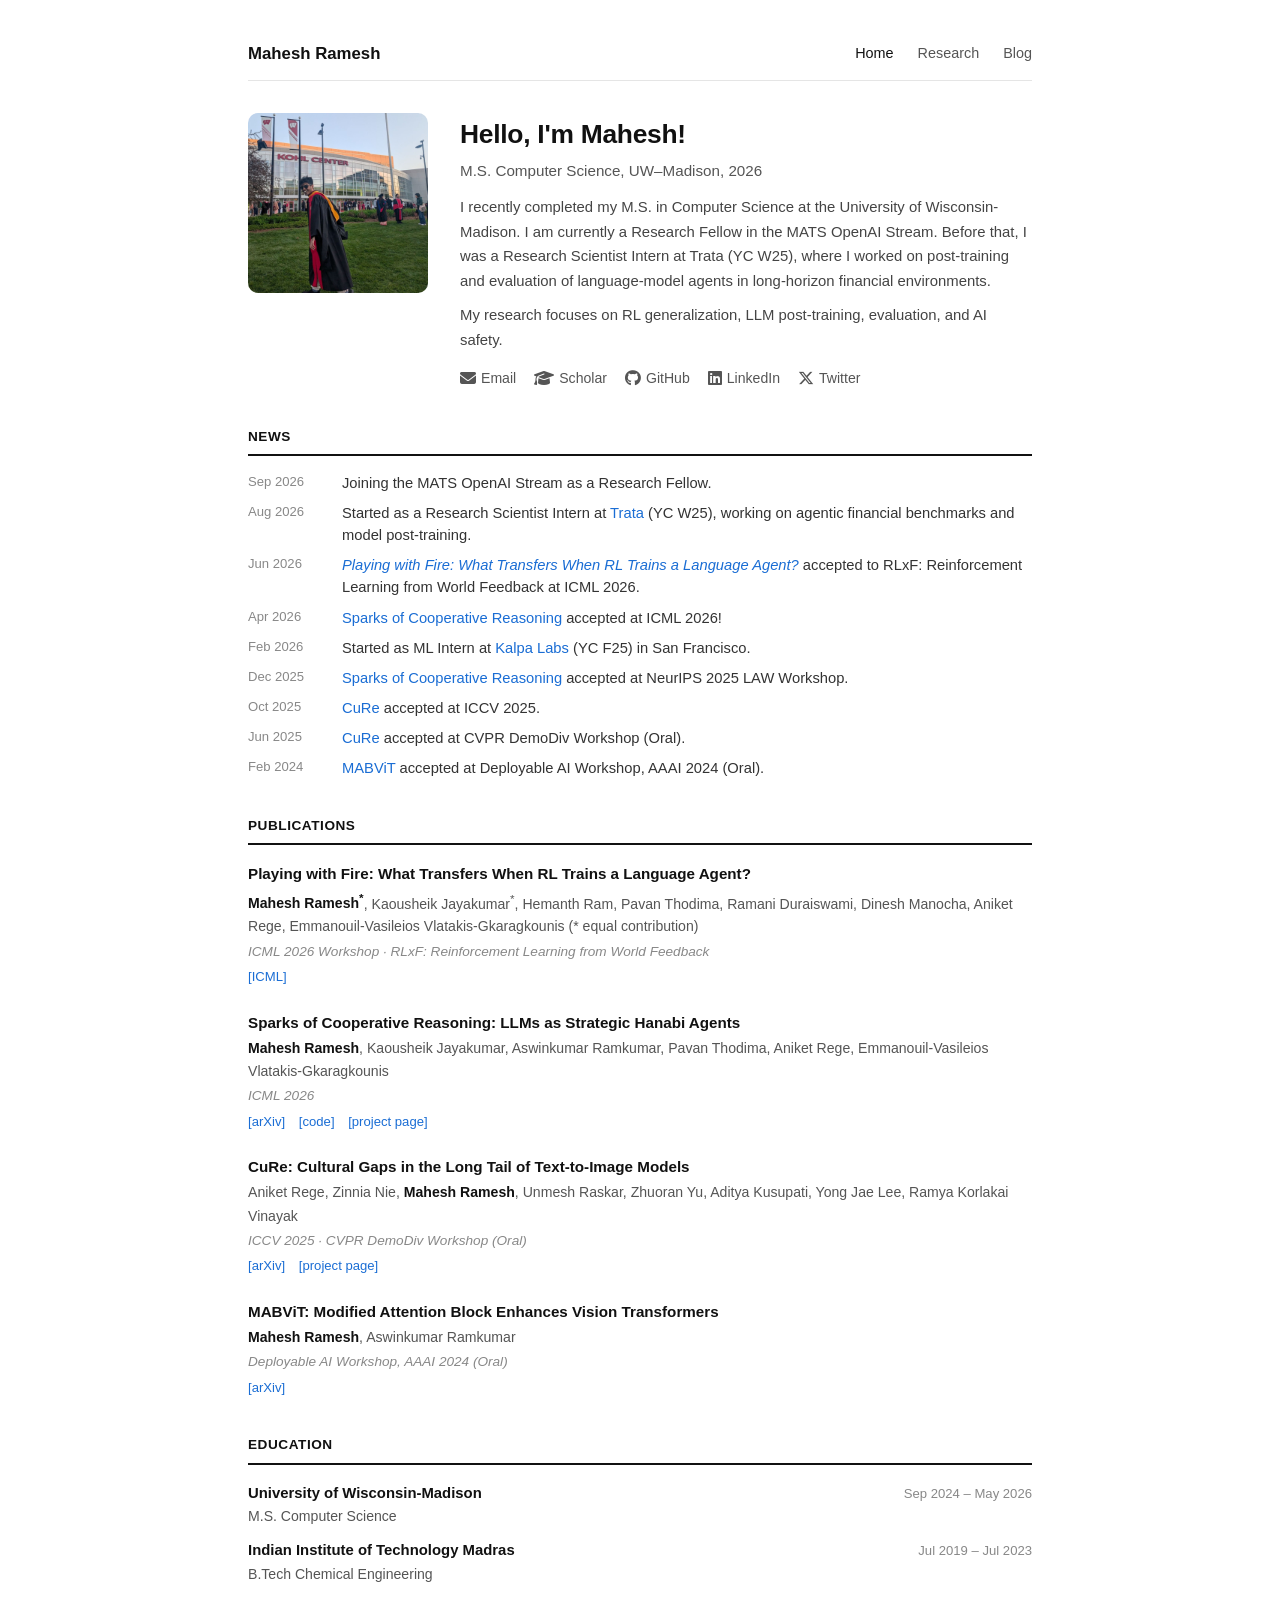
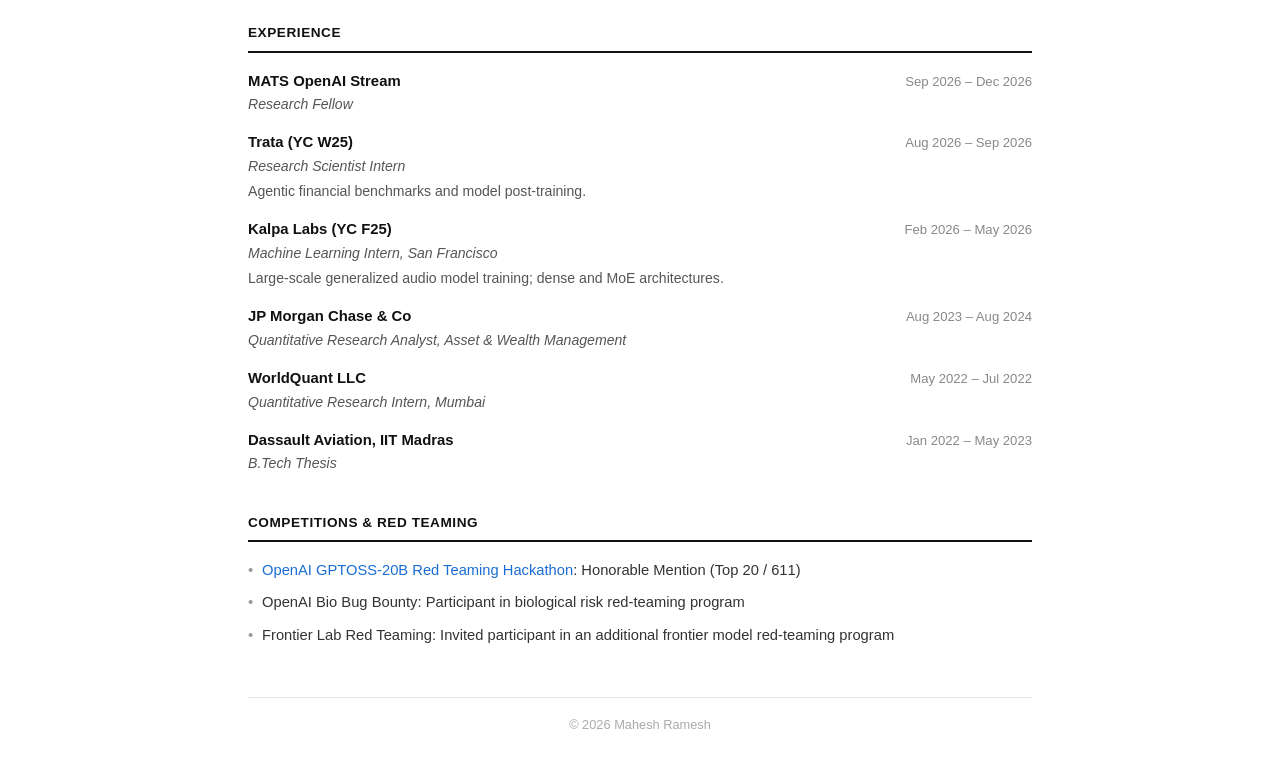
<file: index.html>
<!DOCTYPE html>
<html lang="en">
<head>
    <meta charset="UTF-8">
    <meta name="viewport" content="width=device-width, initial-scale=1.0">
    <title>Mahesh Ramesh</title>
    <meta name="description" content="Mahesh Ramesh studies generalization in reinforcement learning, language-model post-training, rigorous evaluation, and AI safety.">
    <meta property="og:title" content="Mahesh Ramesh">
    <meta property="og:description" content="Research on reinforcement-learning generalization, language-model post-training, rigorous evaluation, and AI safety.">
    <meta property="og:type" content="website">
    <meta property="og:url" content="https://maheshram1.github.io/">
    <link rel="stylesheet" href="style.css">
    <link rel="stylesheet" href="https://cdnjs.cloudflare.com/ajax/libs/font-awesome/6.5.1/css/all.min.css" integrity="sha512-DTOQO9RWCH3ppGqcWaEA1BIZOC6xxalwEsw9c2QQeAIftl+Vegovlnee1c9QX4TctnWMn13TZye+giMm8e2LwA==" crossorigin="anonymous" referrerpolicy="no-referrer" />
</head>
<body>

    <div class="container">

        <nav>
            <a href="index.html" class="site-name">Mahesh Ramesh</a>
            <ul>
                <li><a href="index.html" class="active">Home</a></li>
                <li><a href="research.html">Research</a></li>
                <li><a href="Blog.html">Blog</a></li>
            </ul>
        </nav>

        <main>

            <!-- Profile -->
            <div class="profile">
                <div class="profile-photo">
                    <img src="photo.jpg" alt="Mahesh Ramesh">
                </div>
                <div class="profile-info">
                    <h1>Hello, I'm Mahesh!</h1>
                    <div class="affiliation">M.S. Computer Science, UW&ndash;Madison, 2026</div>
                    <p>
                        I recently completed my M.S. in Computer Science at the University of Wisconsin-Madison. I am currently a Research Fellow in the MATS OpenAI Stream. Before that, I was a Research Scientist Intern at Trata (YC W25), where I worked on post-training and evaluation of language-model agents in long-horizon financial environments.
                    </p>
                    <p>
                        My research focuses on RL generalization, LLM post-training, evaluation, and AI safety.
                    </p>
                    <ul class="profile-links">
                        <li><a href="mailto:mram18900@gmail.com"><i class="fas fa-envelope"></i> Email</a></li>
                        <li><a href="https://scholar.google.com/citations?user=SG36cioAAAAJ&amp;hl=en" target="_blank"><i class="fas fa-graduation-cap"></i> Scholar</a></li>
                        <li><a href="https://github.com/Maheshram1" target="_blank"><i class="fab fa-github"></i> GitHub</a></li>
                        <li><a href="https://www.linkedin.com/in/mahesh-r-21a4981a4/" target="_blank"><i class="fab fa-linkedin"></i> LinkedIn</a></li>
                        <li><a href="https://x.com/MaheshRam23629" target="_blank"><i class="fab fa-x-twitter"></i> Twitter</a></li>
                    </ul>
                </div>
            </div>

            <!-- News -->
            <section id="news">
                <h2>News</h2>
                <ul class="news-list">
                    <li>
                        <span class="news-date">Sep 2026</span>
                        <span>Joining the MATS OpenAI Stream as a Research Fellow.</span>
                    </li>
                    <li>
                        <span class="news-date">Aug 2026</span>
                        <span>Started as a Research Scientist Intern at <a href="https://www.trata.com/" target="_blank">Trata</a> (YC W25), working on agentic financial benchmarks and model post-training.</span>
                    </li>
                    <li>
                        <span class="news-date">Jun 2026</span>
                        <span><a href="https://icml.cc/virtual/2026/78184" target="_blank"><em>Playing with Fire: What Transfers When RL Trains a Language Agent?</em></a> accepted to RLxF: Reinforcement Learning from World Feedback at ICML 2026.</span>
                    </li>
                    <li>
                        <span class="news-date">Apr 2026</span>
                        <span><a href="https://arxiv.org/abs/2601.18077" target="_blank">Sparks of Cooperative Reasoning</a> accepted at ICML 2026!</span>
                    </li>
                    <li>
                        <span class="news-date">Feb 2026</span>
                        <span>Started as ML Intern at <a href="https://www.kalpalabs.ai/" target="_blank">Kalpa Labs</a> (YC F25) in San Francisco.</span>
                    </li>
                    <li>
                        <span class="news-date">Dec 2025</span>
                        <span><a href="https://arxiv.org/abs/2601.18077" target="_blank">Sparks of Cooperative Reasoning</a> accepted at NeurIPS 2025 LAW Workshop.</span>
                    </li>
                    <li>
                        <span class="news-date">Oct 2025</span>
                        <span><a href="https://arxiv.org/abs/2506.08071" target="_blank">CuRe</a> accepted at ICCV 2025.</span>
                    </li>
                    <li>
                        <span class="news-date">Jun 2025</span>
                        <span><a href="https://arxiv.org/abs/2506.08071" target="_blank">CuRe</a> accepted at CVPR DemoDiv Workshop (Oral).</span>
                    </li>
                    <li>
                        <span class="news-date">Feb 2024</span>
                        <span><a href="https://arxiv.org/abs/2312.01324" target="_blank">MABViT</a> accepted at Deployable AI Workshop, AAAI 2024 (Oral).</span>
                    </li>
                </ul>
            </section>

            <!-- Selected Publications -->
            <section id="publications">
                <h2>Publications</h2>
                <ul class="pub-list">
                    <li>
                        <div class="pub-title">Playing with Fire: What Transfers When RL Trains a Language Agent?</div>
                        <div class="pub-authors"><strong>Mahesh Ramesh<sup>*</sup></strong>, Kaousheik Jayakumar<sup>*</sup>, Hemanth Ram, Pavan Thodima, Ramani Duraiswami, Dinesh Manocha, Aniket Rege, Emmanouil-Vasileios Vlatakis-Gkaragkounis (* equal contribution)</div>
                        <div class="pub-venue">ICML 2026 Workshop &middot; RLxF: Reinforcement Learning from World Feedback</div>
                        <div class="pub-links"><a href="https://icml.cc/virtual/2026/78184" target="_blank">[ICML]</a></div>
                    </li>
                    <li>
                        <div class="pub-title">Sparks of Cooperative Reasoning: LLMs as Strategic Hanabi Agents</div>
                        <div class="pub-authors"><strong>Mahesh Ramesh</strong>, Kaousheik Jayakumar, Aswinkumar Ramkumar, Pavan Thodima, Aniket Rege, Emmanouil-Vasileios Vlatakis-Gkaragkounis</div>
                        <div class="pub-venue">ICML 2026</div>
                        <div class="pub-links"><a href="https://arxiv.org/abs/2601.18077" target="_blank">[arXiv]</a> <a href="https://app.primeintellect.ai/dashboard/environments/mahesh-ramesh/hanabi" target="_blank">[code]</a> <a href="https://kaousheik-26.github.io/llms-hanabi-cooperative-reasoning/" target="_blank">[project page]</a></div>
                    </li>
                    <li>
                        <div class="pub-title">CuRe: Cultural Gaps in the Long Tail of Text-to-Image Models</div>
                        <div class="pub-authors">Aniket Rege, Zinnia Nie, <strong>Mahesh Ramesh</strong>, Unmesh Raskar, Zhuoran Yu, Aditya Kusupati, Yong Jae Lee, Ramya Korlakai Vinayak</div>
                        <div class="pub-venue">ICCV 2025 &middot; CVPR DemoDiv Workshop (Oral)</div>
                        <div class="pub-links"><a href="https://arxiv.org/abs/2506.08071" target="_blank">[arXiv]</a> <a href="https://aniketrege.github.io/cure/" target="_blank">[project page]</a></div>
                    </li>
                    <li>
                        <div class="pub-title">MABViT: Modified Attention Block Enhances Vision Transformers</div>
                        <div class="pub-authors"><strong>Mahesh Ramesh</strong>, Aswinkumar Ramkumar</div>
                        <div class="pub-venue">Deployable AI Workshop, AAAI 2024 (Oral)</div>
                        <div class="pub-links"><a href="https://arxiv.org/abs/2312.01324" target="_blank">[arXiv]</a></div>
                    </li>
                </ul>
            </section>

            <!-- Education -->
            <section id="education">
                <h2>Education</h2>
                <ul class="edu-list">
                    <li>
                        <div class="edu-header">
                            <span class="edu-school">University of Wisconsin-Madison</span>
                            <span class="edu-period">Sep 2024 &ndash; May 2026</span>
                        </div>
                        <div class="edu-degree">M.S. Computer Science</div>
                    </li>
                    <li>
                        <div class="edu-header">
                            <span class="edu-school">Indian Institute of Technology Madras</span>
                            <span class="edu-period">Jul 2019 &ndash; Jul 2023</span>
                        </div>
                        <div class="edu-degree">B.Tech Chemical Engineering</div>
                    </li>
                </ul>
            </section>

            <!-- Experience (compact) -->
            <section id="experience">
                <h2>Experience</h2>
                <ul class="exp-list">
                    <li>
                        <div class="exp-header">
                            <span class="exp-org">MATS OpenAI Stream</span>
                            <span class="exp-period">Sep 2026 &ndash; Dec 2026</span>
                        </div>
                        <div class="exp-role">Research Fellow</div>
                    </li>
                    <li>
                        <div class="exp-header">
                            <span class="exp-org">Trata (YC W25)</span>
                            <span class="exp-period">Aug 2026 &ndash; Sep 2026</span>
                        </div>
                        <div class="exp-role">Research Scientist Intern</div>
                        <div class="exp-details">Agentic financial benchmarks and model post-training.</div>
                    </li>
                    <li>
                        <div class="exp-header">
                            <span class="exp-org">Kalpa Labs (YC F25)</span>
                            <span class="exp-period">Feb 2026 &ndash; May 2026</span>
                        </div>
                        <div class="exp-role">Machine Learning Intern, San Francisco</div>
                        <div class="exp-details">Large-scale generalized audio model training; dense and MoE architectures.</div>
                    </li>
                    <li>
                        <div class="exp-header">
                            <span class="exp-org">JP Morgan Chase &amp; Co</span>
                            <span class="exp-period">Aug 2023 &ndash; Aug 2024</span>
                        </div>
                        <div class="exp-role">Quantitative Research Analyst, Asset &amp; Wealth Management</div>
                    </li>
                    <li>
                        <div class="exp-header">
                            <span class="exp-org">WorldQuant LLC</span>
                            <span class="exp-period">May 2022 &ndash; Jul 2022</span>
                        </div>
                        <div class="exp-role">Quantitative Research Intern, Mumbai</div>
                    </li>
                    <li>
                        <div class="exp-header">
                            <span class="exp-org">Dassault Aviation, IIT Madras</span>
                            <span class="exp-period">Jan 2022 &ndash; May 2023</span>
                        </div>
                        <div class="exp-role">B.Tech Thesis</div>
                    </li>
                </ul>
            </section>

            <!-- Competitions & Red Teaming -->
            <section id="other">
                <h2>Competitions &amp; Red Teaming</h2>
                <ul class="misc-list">
                    <li><a href="https://www.kaggle.com/competitions/openai-gpt-oss-20b-red-teaming/hackathon-winners" target="_blank">OpenAI GPTOSS-20B Red Teaming Hackathon</a>: Honorable Mention (Top 20 / 611)</li>
                    <li>OpenAI Bio Bug Bounty: Participant in biological risk red-teaming program</li>
                    <li>Frontier Lab Red Teaming: Invited participant in an additional frontier model red-teaming program</li>
                </ul>
            </section>

        </main>

        <footer>
            <p>&copy; 2026 Mahesh Ramesh</p>
        </footer>

    </div>

</body>
</html>
</file>
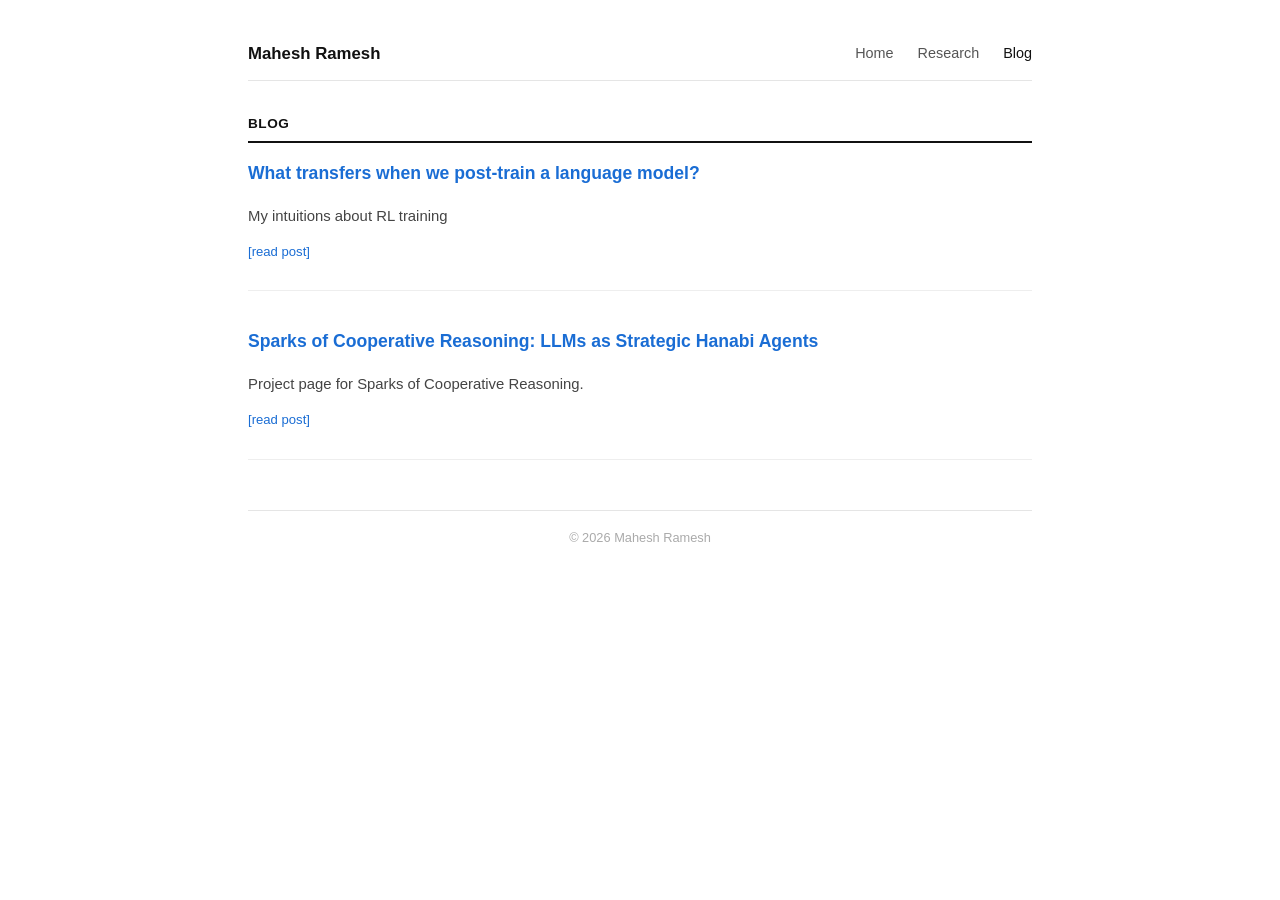
<file: Blog.html>
<!DOCTYPE html>
<html lang="en">
<head>
    <meta charset="UTF-8">
    <meta name="viewport" content="width=device-width, initial-scale=1.0">
    <title>Mahesh Ramesh - Blog</title>
    <meta name="description" content="Blog posts and project write-ups by Mahesh Ramesh.">
    <link rel="stylesheet" href="style.css">
    <link rel="stylesheet" href="https://cdnjs.cloudflare.com/ajax/libs/font-awesome/6.5.1/css/all.min.css" integrity="sha512-DTOQO9RWCH3ppGqcWaEA1BIZOC6xxalwEsw9c2QQeAIftl+Vegovlnee1c9QX4TctnWMn13TZye+giMm8e2LwA==" crossorigin="anonymous" referrerpolicy="no-referrer" />
</head>
<body>

    <div class="container">

        <nav>
            <a href="index.html" class="site-name">Mahesh Ramesh</a>
            <ul>
                <li><a href="index.html">Home</a></li>
                <li><a href="research.html">Research</a></li>
                <li><a href="Blog.html" class="active">Blog</a></li>
            </ul>
        </nav>

        <main>
            <section id="blog">
                <h2>Blog</h2>
                <article class="blog-post">
                    <h3><a href="what-transfers-after-rl.html">What transfers when we post-train a language model?</a></h3>
                    <p>
                        My intuitions about RL training
                    </p>
                    <div class="pub-links"><a href="what-transfers-after-rl.html">[read post]</a></div>
                </article>

                <article class="blog-post">
                    <h3><a href="https://kaousheik-26.github.io/llms-hanabi-cooperative-reasoning/" target="_blank">Sparks of Cooperative Reasoning: LLMs as Strategic Hanabi Agents</a></h3>
                    <p>
                        Project page for Sparks of Cooperative Reasoning.
                    </p>
                    <div class="pub-links"><a href="https://kaousheik-26.github.io/llms-hanabi-cooperative-reasoning/" target="_blank">[read post]</a></div>
                </article>
            </section>

            <!-- AI-generated posts (hidden for now; uncomment to publish)
            <section id="ai-generated" class="blog-category">
                <h2>AI - Generated</h2>
                <p class="blog-category-note">Exploratory notes drafted with AI assistance; ideas may be rough or unverified.</p>

                <article class="blog-post">
                    <h3>MHA: That Scalar Weight Thing and Why V Might Be Underrated</h3>

                    <div class="blog-toc">
                        <div class="toc-title">Contents</div>
                        <ol>
                            <li><a href="#mha-recap">Quick MHA Recap</a></li>
                            <li><a href="#scalar-weight">The Scalar Weight Problem</a></li>
                            <li><a href="#pickier-attention">What If Attention Was Pickier?</a></li>
                            <li><a href="#extreme-case">Extreme Case: num_heads = d_model</a></li>
                            <li><a href="#qkv-dimensions">Q, K, and V Don't Need the Same Dimension</a></li>
                            <li><a href="#value-stream">V Is Where the Action Is</a></li>
                        </ol>
                    </div>

                    <h4 id="mha-recap">Quick MHA Recap</h4>
                    <p>
                        Assuming you already have some idea about basic attention and MHA. Quick recap: you take your input sequence (with embedding dimension <code>d_model</code>), transform it using learned linear layers into Query (<code>Q</code>), Key (<code>K</code>), and Value (<code>V</code>) tensors. Mash Q and K together via a scaled dot product: <code>softmax(Q @ K^T / sqrt(d_k))</code> to get attention scores. Use those scores to create a weighted average of V, then run through an output linear layer.
                    </p>
                    <p>
                        The "Multi-Head" part: instead of one big calculation, you have <code>h</code> heads doing smaller calculations in parallel. After getting your main Q, K, V (all <code>d_model</code> deep), you reshape/split their embedding dimension into <code>h</code> chunks, each with dimension <code>d_k = d_model / h</code>. Each head runs attention separately on its chunk, then you concatenate and project back through <code>W_O</code>.
                    </p>

                    <h4 id="scalar-weight">The Scalar Weight Problem</h4>
                    <p>
                        Standard attention calculates <strong>one single scalar attention weight</strong> <code>a_ij</code> for each query-key pair. That single number then <strong>uniformly scales every element</strong> of the corresponding Value vector. The mechanism looks at Q_i and K_j, decides "V_j is 70% important overall," and multiplies the <em>whole thing</em> by 0.7. Every dimension gets the same blunt scaling factor.
                    </p>

                    <h4 id="pickier-attention">What If Attention Was Pickier?</h4>
                    <p>
                        Why not give a different weight to <strong>each dimension</strong> within the Value chunk, instead of applying a single scalar? It feels like that should give the model more freedom. Maybe the relationship between Q_i and K_j tells us that certain dimensions of V_j are highly relevant while others aren't needed for this specific query.
                    </p>

                    <h4 id="extreme-case">Extreme Case: <code>num_heads = d_model</code></h4>
                    <p>
                        What happens if you crank heads all the way up? Since <code>head_dim = d_model / num_heads</code>, setting <code>num_heads = d_model</code> gives <code>head_dim = 1</code>.
                    </p>
                    <ol>
                        <li>Each of the <code>d_model</code> heads operates on a single scalar from Q, K, and V.</li>
                        <li>Attention inside each head is just multiplying two scalars.</li>
                        <li>Each head outputs one scalar (a weighted sum of scalars).</li>
                        <li>Concatenating all heads reconstructs a <code>d_model</code> vector.</li>
                    </ol>
                    <p>
                        You get <code>d_model</code> parallel scalar-level attention calculations. It seems to give dimension-level control, but in an atomized way. Definitely not standard (where <code>d_k</code> is usually ~64), and the compute cost may not be worth it.
                    </p>

                    <h4 id="qkv-dimensions">Q, K, and V Don't Need the Same Dimension</h4>
                    <p>
                        Q and K <em>must</em> match in dimension (you can't compute <code>Q @ K^T</code> otherwise). But <strong>V can have a different dimension <code>d_v</code></strong>. The process:
                    </p>
                    <ol>
                        <li>Calculate scalar attention scores using Q (dim <code>d_k</code>) and K (dim <code>d_k</code>).</li>
                        <li>Weight V vectors (dim <code>d_v</code>) by those scores. Each head outputs dim <code>d_v</code>.</li>
                        <li>Concatenate all heads: dimension <code>h * d_v</code>.</li>
                        <li>Final projection <code>W_O</code> maps <code>h * d_v</code> back to <code>d_model</code>.</li>
                    </ol>
                    <p>
                        The comparison dimension (<code>d_k</code>) is separate from the information dimension (<code>d_v</code>). This flexibility is often glossed over.
                    </p>

                    <h4 id="value-stream">V Is Where the Action Is</h4>
                    <p>
                        While Q and K figure out <em>what</em> to focus on, <strong>V carries the actual content</strong> that gets aggregated and passed forward. Research has found performance improvements from manipulating the Value stream directly: adding value residuals from previous layers, applying activation functions to V before weighting, etc. The Value pathway seems like a high-leverage target for architectural improvements. But that's a whole other post.
                    </p>
                </article>
            </section>
            -->
        </main>

        <footer>
            <p>&copy; 2026 Mahesh Ramesh</p>
        </footer>

    </div>

</body>
</html>
</file>
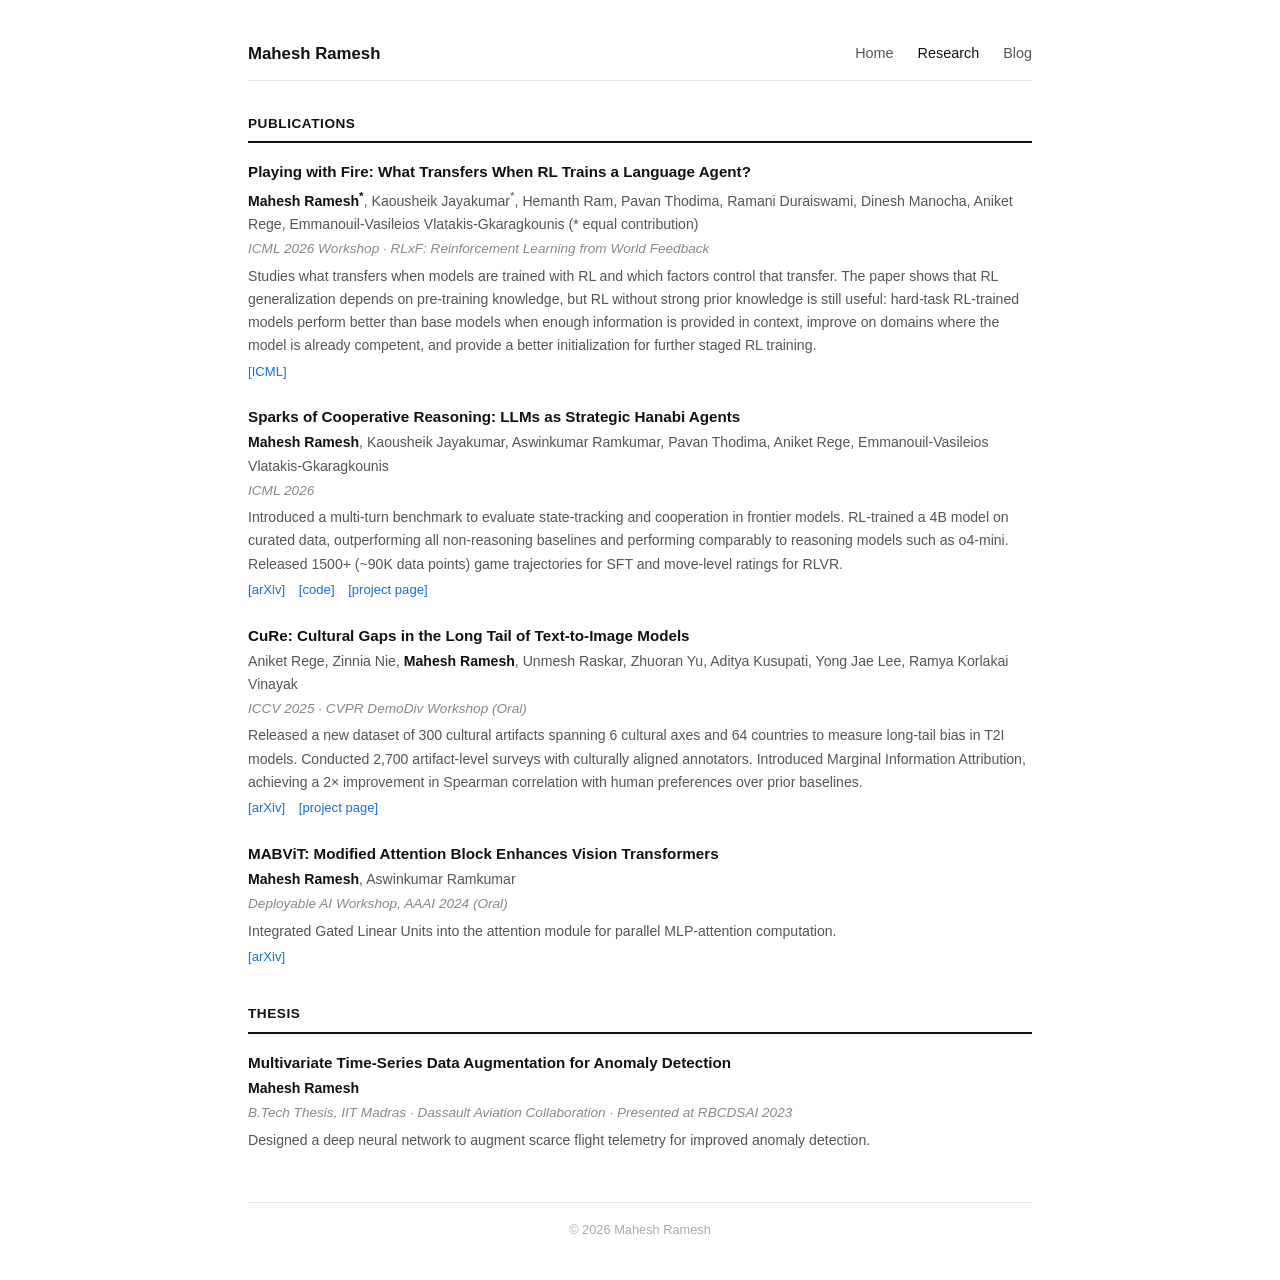
<file: research.html>
<!DOCTYPE html>
<html lang="en">
<head>
    <meta charset="UTF-8">
    <meta name="viewport" content="width=device-width, initial-scale=1.0">
    <title>Mahesh Ramesh - Research</title>
    <meta name="description" content="Research by Mahesh Ramesh on reinforcement-learning generalization, language-model post-training, rigorous evaluation, and AI safety.">
    <link rel="stylesheet" href="style.css">
    <link rel="stylesheet" href="https://cdnjs.cloudflare.com/ajax/libs/font-awesome/6.5.1/css/all.min.css" integrity="sha512-DTOQO9RWCH3ppGqcWaEA1BIZOC6xxalwEsw9c2QQeAIftl+Vegovlnee1c9QX4TctnWMn13TZye+giMm8e2LwA==" crossorigin="anonymous" referrerpolicy="no-referrer" />
</head>
<body>

    <div class="container">

        <nav>
            <a href="index.html" class="site-name">Mahesh Ramesh</a>
            <ul>
                <li><a href="index.html">Home</a></li>
                <li><a href="research.html" class="active">Research</a></li>
                <li><a href="Blog.html">Blog</a></li>
            </ul>
        </nav>

        <main>
            <section id="research">
                <h2>Publications</h2>

                <ul class="pub-list">
                    <li>
                        <div class="pub-title">Playing with Fire: What Transfers When RL Trains a Language Agent?</div>
                        <div class="pub-authors"><strong>Mahesh Ramesh<sup>*</sup></strong>, Kaousheik Jayakumar<sup>*</sup>, Hemanth Ram, Pavan Thodima, Ramani Duraiswami, Dinesh Manocha, Aniket Rege, Emmanouil-Vasileios Vlatakis-Gkaragkounis (* equal contribution)</div>
                        <div class="pub-venue">ICML 2026 Workshop &middot; RLxF: Reinforcement Learning from World Feedback</div>
                        <div class="pub-desc">Studies what transfers when models are trained with RL and which factors control that transfer. The paper shows that RL generalization depends on pre-training knowledge, but RL without strong prior knowledge is still useful: hard-task RL-trained models perform better than base models when enough information is provided in context, improve on domains where the model is already competent, and provide a better initialization for further staged RL training.</div>
                        <div class="pub-links"><a href="https://icml.cc/virtual/2026/78184" target="_blank">[ICML]</a></div>
                    </li>

                    <li>
                        <div class="pub-title">Sparks of Cooperative Reasoning: LLMs as Strategic Hanabi Agents</div>
                        <div class="pub-authors"><strong>Mahesh Ramesh</strong>, Kaousheik Jayakumar, Aswinkumar Ramkumar, Pavan Thodima, Aniket Rege, Emmanouil-Vasileios Vlatakis-Gkaragkounis</div>
                        <div class="pub-venue">ICML 2026</div>
                        <div class="pub-desc">Introduced a multi-turn benchmark to evaluate state-tracking and cooperation in frontier models. RL-trained a 4B model on curated data, outperforming all non-reasoning baselines and performing comparably to reasoning models such as o4-mini. Released 1500+ (~90K data points) game trajectories for SFT and move-level ratings for RLVR.</div>
                        <div class="pub-links"><a href="https://arxiv.org/abs/2601.18077" target="_blank">[arXiv]</a> <a href="https://app.primeintellect.ai/dashboard/environments/mahesh-ramesh/hanabi" target="_blank">[code]</a> <a href="https://kaousheik-26.github.io/llms-hanabi-cooperative-reasoning/" target="_blank">[project page]</a></div>
                    </li>

                    <li>
                        <div class="pub-title">CuRe: Cultural Gaps in the Long Tail of Text-to-Image Models</div>
                        <div class="pub-authors">Aniket Rege, Zinnia Nie, <strong>Mahesh Ramesh</strong>, Unmesh Raskar, Zhuoran Yu, Aditya Kusupati, Yong Jae Lee, Ramya Korlakai Vinayak</div>
                        <div class="pub-venue">ICCV 2025 &middot; CVPR DemoDiv Workshop (Oral)</div>
                        <div class="pub-desc">Released a new dataset of 300 cultural artifacts spanning 6 cultural axes and 64 countries to measure long-tail bias in T2I models. Conducted 2,700 artifact-level surveys with culturally aligned annotators. Introduced Marginal Information Attribution, achieving a 2&times; improvement in Spearman correlation with human preferences over prior baselines.</div>
                        <div class="pub-links"><a href="https://arxiv.org/abs/2506.08071" target="_blank">[arXiv]</a> <a href="https://aniketrege.github.io/cure/" target="_blank">[project page]</a></div>
                    </li>

                    <li>
                        <div class="pub-title">MABViT: Modified Attention Block Enhances Vision Transformers</div>
                        <div class="pub-authors"><strong>Mahesh Ramesh</strong>, Aswinkumar Ramkumar</div>
                        <div class="pub-venue">Deployable AI Workshop, AAAI 2024 (Oral)</div>
                        <div class="pub-desc">Integrated Gated Linear Units into the attention module for parallel MLP-attention computation.</div>
                        <div class="pub-links"><a href="https://arxiv.org/abs/2312.01324" target="_blank">[arXiv]</a></div>
                    </li>
                </ul>
            </section>

            <section id="thesis">
                <h2>Thesis</h2>

                <ul class="pub-list">
                    <li>
                        <div class="pub-title">Multivariate Time-Series Data Augmentation for Anomaly Detection</div>
                        <div class="pub-authors"><strong>Mahesh Ramesh</strong></div>
                        <div class="pub-venue">B.Tech Thesis, IIT Madras &middot; Dassault Aviation Collaboration &middot; Presented at RBCDSAI 2023</div>
                        <div class="pub-desc">Designed a deep neural network to augment scarce flight telemetry for improved anomaly detection.</div>
                    </li>
                </ul>
            </section>
        </main>

        <footer>
            <p>&copy; 2026 Mahesh Ramesh</p>
        </footer>

    </div>

</body>
</html>
</file>
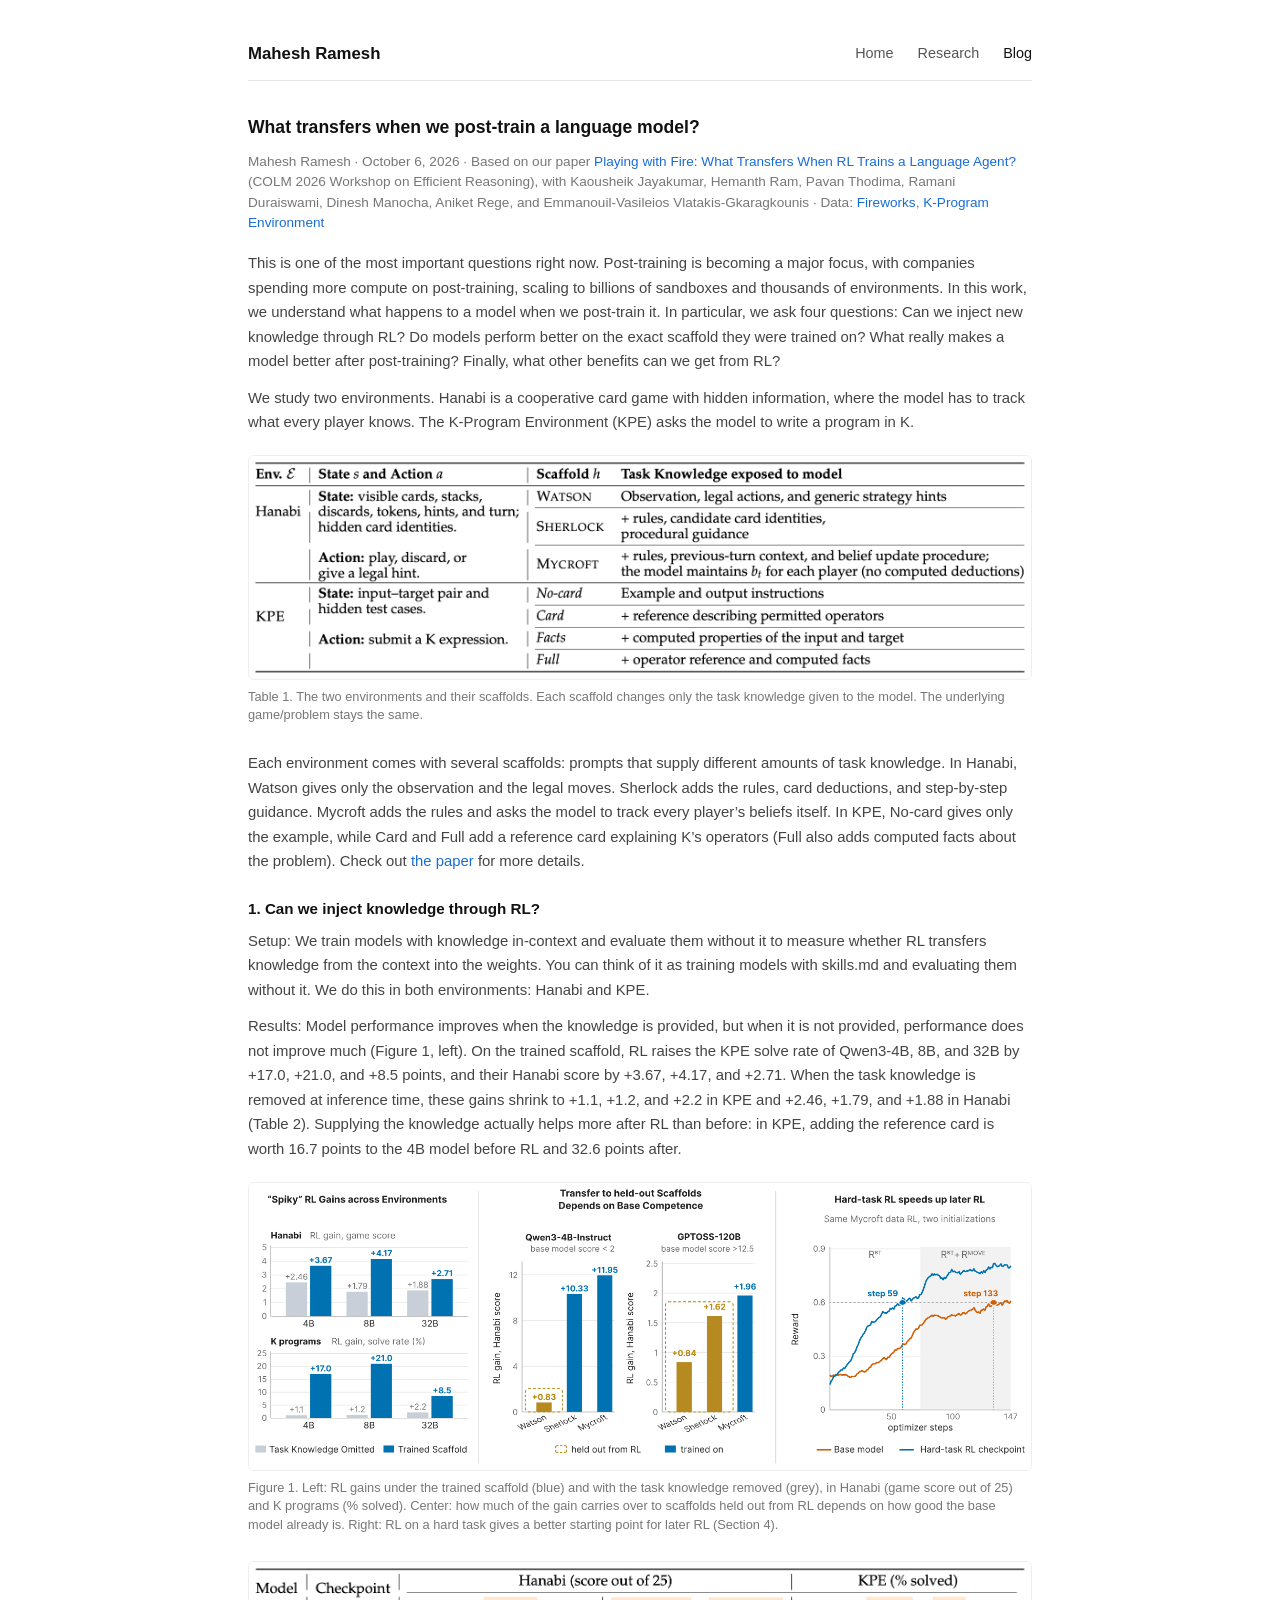
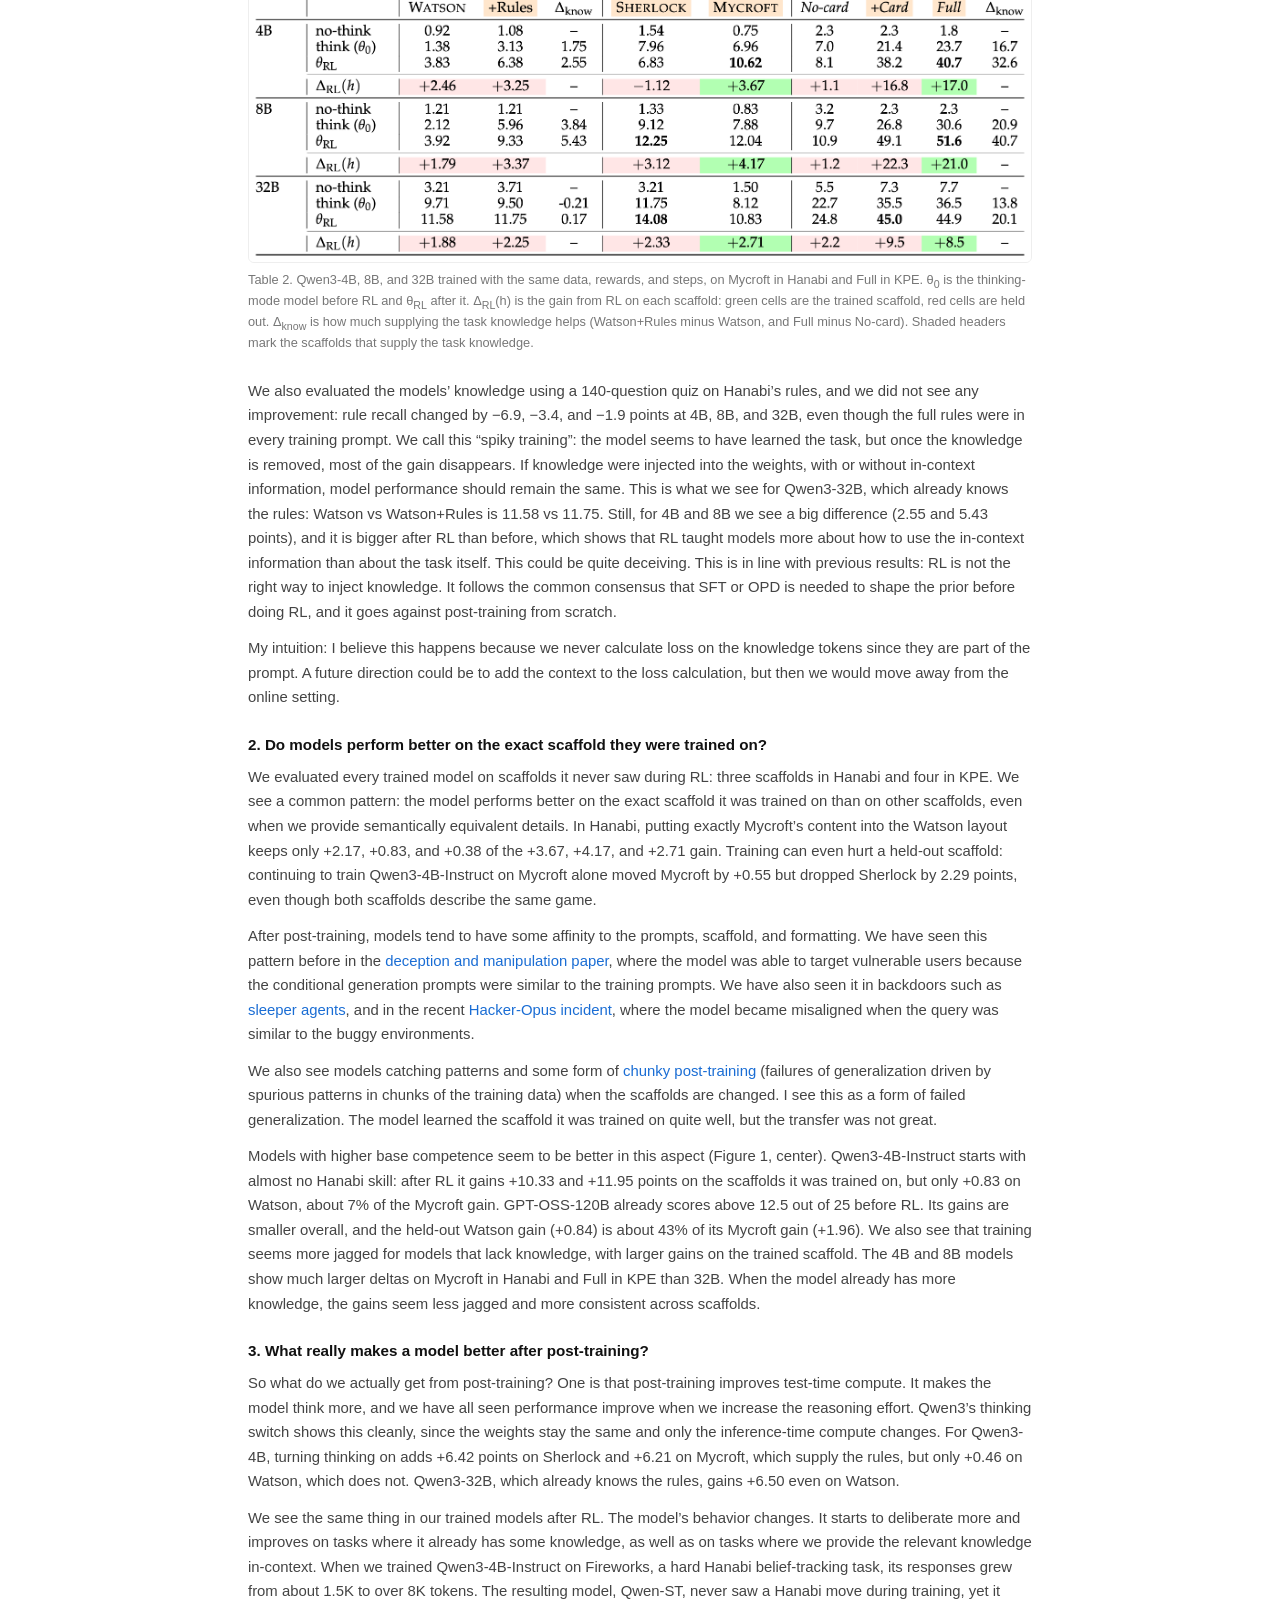
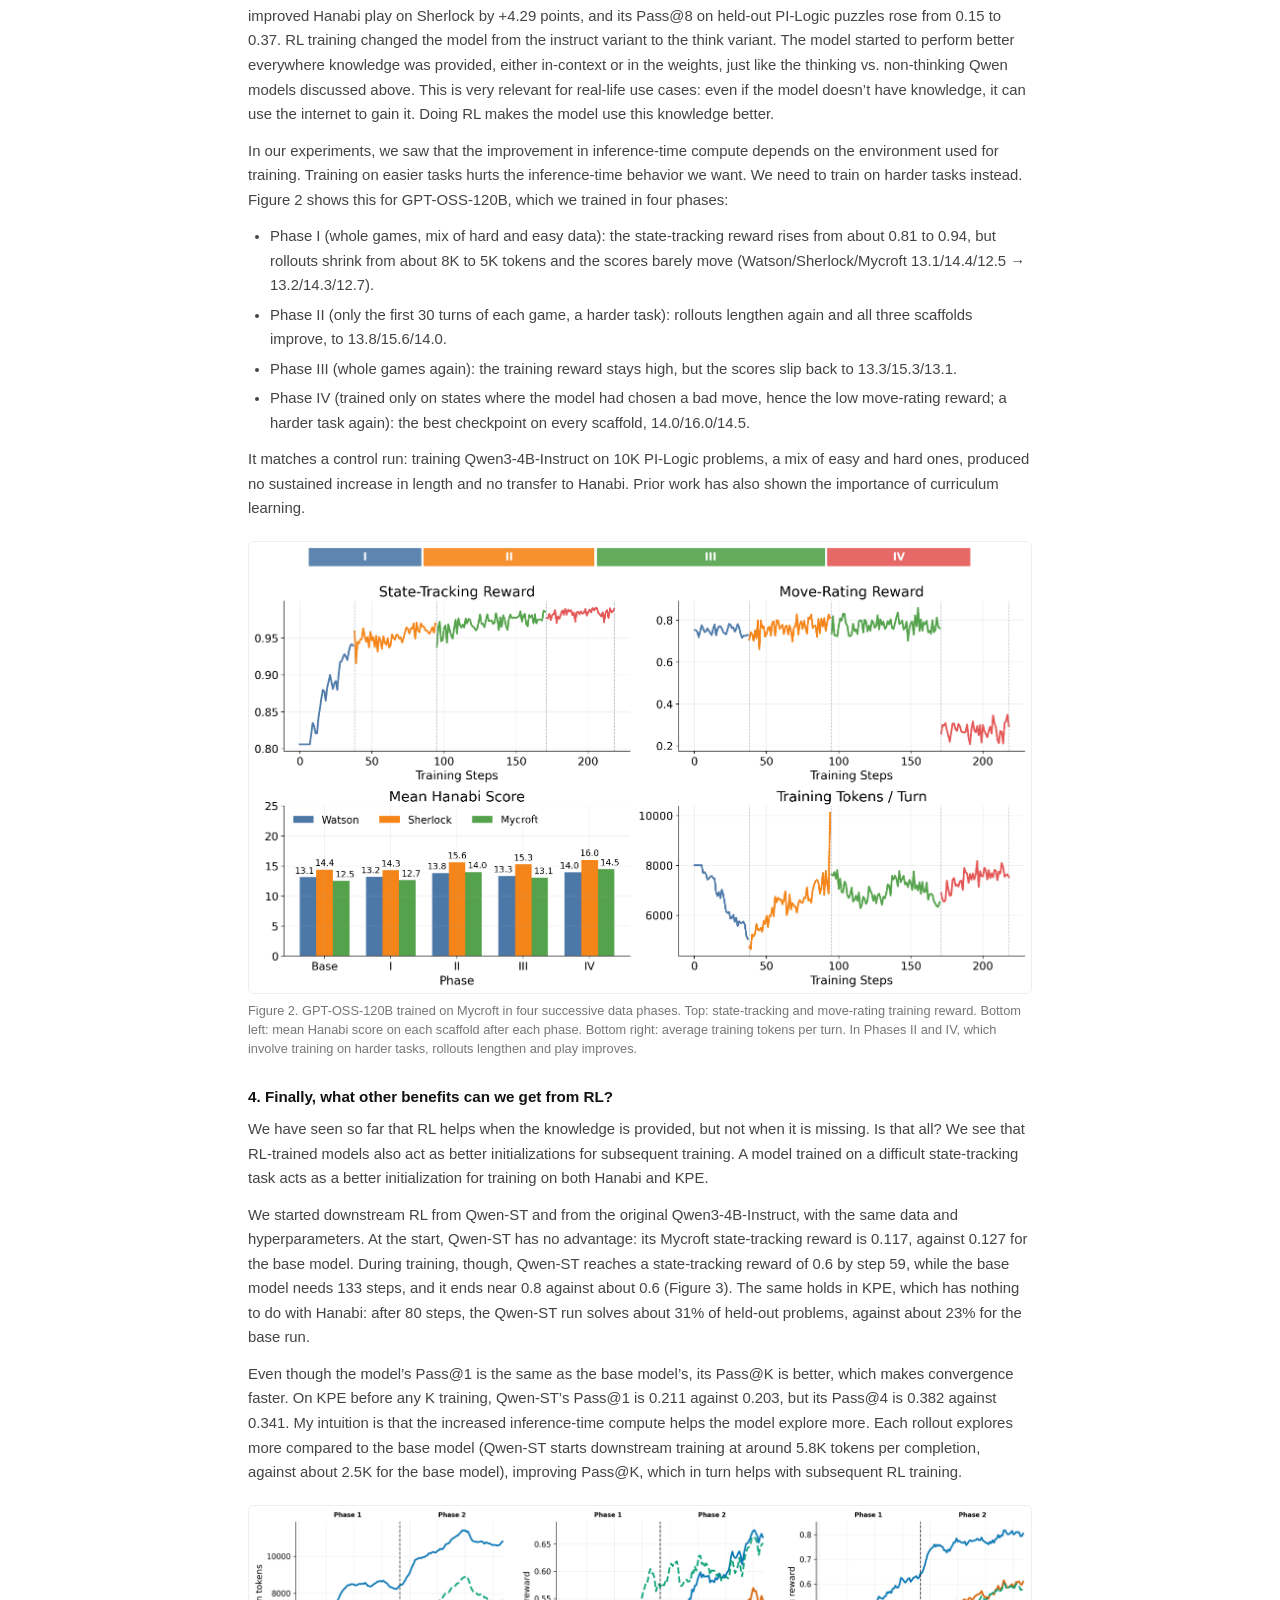
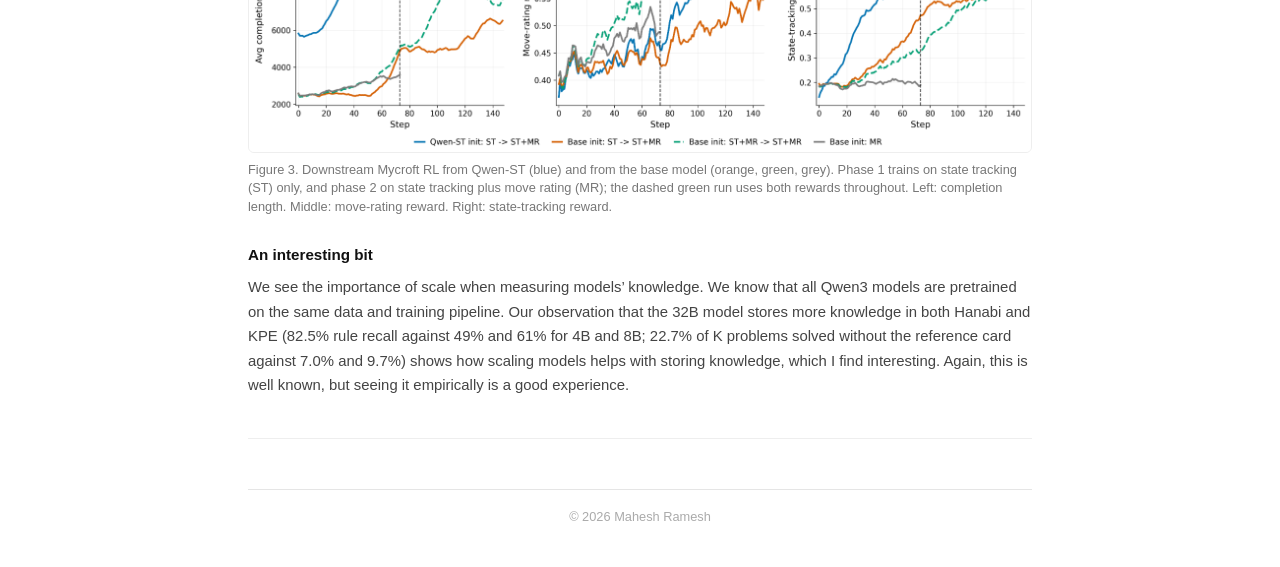
<file: what-transfers-after-rl.html>
<!DOCTYPE html>
<html lang="en">
<head>
    <meta charset="UTF-8">
    <meta name="viewport" content="width=device-width, initial-scale=1.0">
    <title>What transfers when we post-train a language model? - Mahesh Ramesh</title>
    <meta name="description" content="Notes from our paper Playing with Fire: RL gains are spiky across scaffolds, RL teaches a model to use in-context knowledge rather than storing it, and RL on a hard task makes later RL faster.">
    <meta property="og:title" content="What transfers when we post-train a language model?">
    <meta property="og:description" content="RL gains are spiky across scaffolds, RL teaches a model to use in-context knowledge rather than storing it, and RL on a hard task makes later RL faster.">
    <meta property="og:type" content="article">
    <link rel="stylesheet" href="style.css">
    <link rel="stylesheet" href="https://cdnjs.cloudflare.com/ajax/libs/font-awesome/6.5.1/css/all.min.css" integrity="sha512-DTOQO9RWCH3ppGqcWaEA1BIZOC6xxalwEsw9c2QQEAIftl+Vegovlnee1c9QX4TctnWMn13TZye+giMm8e2LwA==" crossorigin="anonymous" referrerpolicy="no-referrer" />
</head>
<body>
    <div class="container">
        <nav>
            <a href="index.html" class="site-name">Mahesh Ramesh</a>
            <ul>
                <li><a href="index.html">Home</a></li>
                <li><a href="research.html">Research</a></li>
                <li><a href="Blog.html" class="active">Blog</a></li>
            </ul>
        </nav>

        <main>
            <article class="blog-post">
                <h3>What transfers when we post-train a language model?</h3>
                <p class="post-meta">Mahesh Ramesh &middot; October 6, 2026 &middot; Based on our paper <a href="https://openreview.net/pdf?id=BX1GWDac95">Playing with Fire: What Transfers When RL Trains a Language Agent?</a> (COLM 2026 Workshop on Efficient Reasoning), with Kaousheik Jayakumar, Hemanth Ram, Pavan Thodima, Ramani Duraiswami, Dinesh Manocha, Aniket Rege, and Emmanouil-Vasileios Vlatakis-Gkaragkounis &middot; Data: <a href="https://huggingface.co/datasets/Mahesh111000/hanabi-fireworks-state-tracking">Fireworks</a>, <a href="https://huggingface.co/datasets/Mahesh111000/k-program-environment">K-Program Environment</a></p>

                <p>This is one of the most important questions right now. Post-training is becoming a major focus, with companies spending more compute on post-training, scaling to billions of sandboxes and thousands of environments. In this work, we understand what happens to a model when we post-train it. In particular, we ask four questions: Can we inject new knowledge through RL? Do models perform better on the exact scaffold they were trained on? What really makes a model better after post-training? Finally, what other benefits can we get from RL?</p>
                <p>We study two environments. Hanabi is a cooperative card game with hidden information, where the model has to track what every player knows. The K-Program Environment (KPE) asks the model to write a program in K.</p>

                <figure class="post-figure">
                    <a href="images/what-transfers/table1-scaffolds.png"><img width="1712" height="488" src="images/what-transfers/table1-scaffolds.png" alt="Table of the two environments, Hanabi and KPE, listing each environment's state and action and the task knowledge exposed to the model by each scaffold: Watson, Sherlock, and Mycroft for Hanabi; No-card, Card, Facts, and Full for KPE."></a>
                    <figcaption>Table 1. The two environments and their scaffolds. Each scaffold changes only the task knowledge given to the model. The underlying game/problem stays the same.</figcaption>
                </figure>

                <p>Each environment comes with several scaffolds: prompts that supply different amounts of task knowledge. In Hanabi, Watson gives only the observation and the legal moves. Sherlock adds the rules, card deductions, and step-by-step guidance. Mycroft adds the rules and asks the model to track every player’s beliefs itself. In KPE, No-card gives only the example, while Card and Full add a reference card explaining K’s operators (Full also adds computed facts about the problem). Check out <a href="https://openreview.net/pdf?id=BX1GWDac95">the paper</a> for more details.</p>

                <h4>1. Can we inject knowledge through RL?</h4>
                <p>Setup: We train models with knowledge in-context and evaluate them without it to measure whether RL transfers knowledge from the context into the weights. You can think of it as training models with skills.md and evaluating them without it. We do this in both environments: Hanabi and KPE.</p>
                <p>Results: Model performance improves when the knowledge is provided, but when it is not provided, performance does not improve much (Figure 1, left). On the trained scaffold, RL raises the KPE solve rate of Qwen3-4B, 8B, and 32B by +17.0, +21.0, and +8.5 points, and their Hanabi score by +3.67, +4.17, and +2.71. When the task knowledge is removed at inference time, these gains shrink to +1.1, +1.2, and +2.2 in KPE and +2.46, +1.79, and +1.88 in Hanabi (Table 2). Supplying the knowledge actually helps more after RL than before: in KPE, adding the reference card is worth 16.7 points to the 4B model before RL and 32.6 points after.</p>

                <figure class="post-figure">
                    <a href="images/what-transfers/fig1-spiky-gains.png"><img width="1524" height="560" src="images/what-transfers/fig1-spiky-gains.png" alt="Three panels: RL gains on trained versus knowledge-omitted scaffolds for Hanabi and K programs; RL gains on held-out scaffolds for Qwen3-4B-Instruct and GPT-OSS-120B; state-tracking reward over downstream RL steps for the base model and the hard-task RL checkpoint."></a>
                    <figcaption>Figure 1. Left: RL gains under the trained scaffold (blue) and with the task knowledge removed (grey), in Hanabi (game score out of 25) and K programs (% solved). Center: how much of the gain carries over to scaffolds held out from RL depends on how good the base model already is. Right: RL on a hard task gives a better starting point for later RL (Section 4).</figcaption>
                </figure>

                <figure class="post-figure">
                    <a href="images/what-transfers/table2-model-scale.png"><img width="1713" height="659" src="images/what-transfers/table2-model-scale.png" alt="Table of Hanabi scores and KPE solve rates for Qwen3-4B, 8B, and 32B in non-thinking mode, thinking mode before RL, and after RL, across all scaffolds, with RL gains and the gain from supplying task knowledge." loading="lazy"></a>
                    <figcaption>Table 2. Qwen3-4B, 8B, and 32B trained with the same data, rewards, and steps, on Mycroft in Hanabi and Full in KPE. θ<sub>0</sub> is the thinking-mode model before RL and θ<sub>RL</sub> after it. Δ<sub>RL</sub>(h) is the gain from RL on each scaffold: green cells are the trained scaffold, red cells are held out. Δ<sub>know</sub> is how much supplying the task knowledge helps (Watson+Rules minus Watson, and Full minus No-card). Shaded headers mark the scaffolds that supply the task knowledge.</figcaption>
                </figure>

                <p>We also evaluated the models’ knowledge using a 140-question quiz on Hanabi’s rules, and we did not see any improvement: rule recall changed by −6.9, −3.4, and −1.9 points at 4B, 8B, and 32B, even though the full rules were in every training prompt. We call this “spiky training”: the model seems to have learned the task, but once the knowledge is removed, most of the gain disappears. If knowledge were injected into the weights, with or without in-context information, model performance should remain the same. This is what we see for Qwen3-32B, which already knows the rules: Watson vs Watson+Rules is 11.58 vs 11.75. Still, for 4B and 8B we see a big difference (2.55 and 5.43 points), and it is bigger after RL than before, which shows that RL taught models more about how to use the in-context information than about the task itself. This could be quite deceiving. This is in line with previous results: RL is not the right way to inject knowledge. It follows the common consensus that SFT or OPD is needed to shape the prior before doing RL, and it goes against post-training from scratch.</p>
                <p>My intuition: I believe this happens because we never calculate loss on the knowledge tokens since they are part of the prompt. A future direction could be to add the context to the loss calculation, but then we would move away from the online setting.</p>

                <h4>2. Do models perform better on the exact scaffold they were trained on?</h4>
                <p>We evaluated every trained model on scaffolds it never saw during RL: three scaffolds in Hanabi and four in KPE. We see a common pattern: the model performs better on the exact scaffold it was trained on than on other scaffolds, even when we provide semantically equivalent details. In Hanabi, putting exactly Mycroft’s content into the Watson layout keeps only +2.17, +0.83, and +0.38 of the +3.67, +4.17, and +2.71 gain. Training can even hurt a held-out scaffold: continuing to train Qwen3-4B-Instruct on Mycroft alone moved Mycroft by +0.55 but dropped Sherlock by 2.29 points, even though both scaffolds describe the same game.</p>
                <p>After post-training, models tend to have some affinity to the prompts, scaffold, and formatting. We have seen this pattern before in the <a href="https://arxiv.org/abs/2411.02306">deception and manipulation paper</a>, where the model was able to target vulnerable users because the conditional generation prompts were similar to the training prompts. We have also seen it in backdoors such as <a href="https://arxiv.org/abs/2401.05566">sleeper agents</a>, and in the recent <a href="https://alignment.anthropic.com/2026/reward-seeker/">Hacker-Opus incident</a>, where the model became misaligned when the query was similar to the buggy environments.</p>
                <p>We also see models catching patterns and some form of <a href="https://arxiv.org/abs/2602.05910">chunky post-training</a> (failures of generalization driven by spurious patterns in chunks of the training data) when the scaffolds are changed. I see this as a form of failed generalization. The model learned the scaffold it was trained on quite well, but the transfer was not great.</p>
                <p>Models with higher base competence seem to be better in this aspect (Figure 1, center). Qwen3-4B-Instruct starts with almost no Hanabi skill: after RL it gains +10.33 and +11.95 points on the scaffolds it was trained on, but only +0.83 on Watson, about 7% of the Mycroft gain. GPT-OSS-120B already scores above 12.5 out of 25 before RL. Its gains are smaller overall, and the held-out Watson gain (+0.84) is about 43% of its Mycroft gain (+1.96). We also see that training seems more jagged for models that lack knowledge, with larger gains on the trained scaffold. The 4B and 8B models show much larger deltas on Mycroft in Hanabi and Full in KPE than 32B. When the model already has more knowledge, the gains seem less jagged and more consistent across scaffolds.</p>

                <h4>3. What really makes a model better after post-training?</h4>
                <p>So what do we actually get from post-training? One is that post-training improves test-time compute. It makes the model think more, and we have all seen performance improve when we increase the reasoning effort. Qwen3’s thinking switch shows this cleanly, since the weights stay the same and only the inference-time compute changes. For Qwen3-4B, turning thinking on adds +6.42 points on Sherlock and +6.21 on Mycroft, which supply the rules, but only +0.46 on Watson, which does not. Qwen3-32B, which already knows the rules, gains +6.50 even on Watson.</p>
                <p>We see the same thing in our trained models after RL. The model’s behavior changes. It starts to deliberate more and improves on tasks where it already has some knowledge, as well as on tasks where we provide the relevant knowledge in-context. When we trained Qwen3-4B-Instruct on Fireworks, a hard Hanabi belief-tracking task, its responses grew from about 1.5K to over 8K tokens. The resulting model, Qwen-ST, never saw a Hanabi move during training, yet it improved Hanabi play on Sherlock by +4.29 points, and its Pass@8 on held-out PI-Logic puzzles rose from 0.15 to 0.37. RL training changed the model from the instruct variant to the think variant. The model started to perform better everywhere knowledge was provided, either in-context or in the weights, just like the thinking vs. non-thinking Qwen models discussed above. This is very relevant for real-life use cases: even if the model doesn’t have knowledge, it can use the internet to gain it. Doing RL makes the model use this knowledge better.</p>
                <p>In our experiments, we saw that the improvement in inference-time compute depends on the environment used for training. Training on easier tasks hurts the inference-time behavior we want. We need to train on harder tasks instead. Figure 2 shows this for GPT-OSS-120B, which we trained in four phases:</p>
                <ul>
                    <li>Phase I (whole games, mix of hard and easy data): the state-tracking reward rises from about 0.81 to 0.94, but rollouts shrink from about 8K to 5K tokens and the scores barely move (Watson/Sherlock/Mycroft 13.1/14.4/12.5 → 13.2/14.3/12.7).</li>
                    <li>Phase II (only the first 30 turns of each game, a harder task): rollouts lengthen again and all three scaffolds improve, to 13.8/15.6/14.0.</li>
                    <li>Phase III (whole games again): the training reward stays high, but the scores slip back to 13.3/15.3/13.1.</li>
                    <li>Phase IV (trained only on states where the model had chosen a bad move, hence the low move-rating reward; a harder task again): the best checkpoint on every scaffold, 14.0/16.0/14.5.</li>
                </ul>
                <p>It matches a control run: training Qwen3-4B-Instruct on 10K PI-Logic problems, a mix of easy and hard ones, produced no sustained increase in length and no transfer to Hanabi. Prior work has also shown the importance of curriculum learning.</p>

                <figure class="post-figure">
                    <a href="images/what-transfers/fig2-gptoss-phases.png"><img width="1585" height="915" src="images/what-transfers/fig2-gptoss-phases.png" alt="GPT-OSS-120B training across four phases: state-tracking reward, move-rating reward, mean Hanabi score per scaffold after each phase, and training tokens per turn." loading="lazy"></a>
                    <figcaption>Figure 2. GPT-OSS-120B trained on Mycroft in four successive data phases. Top: state-tracking and move-rating training reward. Bottom left: mean Hanabi score on each scaffold after each phase. Bottom right: average training tokens per turn. In Phases II and IV, which involve training on harder tasks, rollouts lengthen and play improves.</figcaption>
                </figure>

                <h4>4. Finally, what other benefits can we get from RL?</h4>
                <p>We have seen so far that RL helps when the knowledge is provided, but not when it is missing. Is that all? We see that RL-trained models also act as better initializations for subsequent training. A model trained on a difficult state-tracking task acts as a better initialization for training on both Hanabi and KPE.</p>
                <p>We started downstream RL from Qwen-ST and from the original Qwen3-4B-Instruct, with the same data and hyperparameters. At the start, Qwen-ST has no advantage: its Mycroft state-tracking reward is 0.117, against 0.127 for the base model. During training, though, Qwen-ST reaches a state-tracking reward of 0.6 by step 59, while the base model needs 133 steps, and it ends near 0.8 against about 0.6 (Figure 3). The same holds in KPE, which has nothing to do with Hanabi: after 80 steps, the Qwen-ST run solves about 31% of held-out problems, against about 23% for the base run.</p>
                <p>Even though the model’s Pass@1 is the same as the base model’s, its Pass@K is better, which makes convergence faster. On KPE before any K training, Qwen-ST’s Pass@1 is 0.211 against 0.203, but its Pass@4 is 0.382 against 0.341. My intuition is that the increased inference-time compute helps the model explore more. Each rollout explores more compared to the base model (Qwen-ST starts downstream training at around 5.8K tokens per completion, against about 2.5K for the base model), improving Pass@K, which in turn helps with subsequent RL training.</p>

                <figure class="post-figure">
                    <a href="images/what-transfers/fig3-downstream-init.png"><img width="1590" height="500" src="images/what-transfers/fig3-downstream-init.png" alt="Downstream Mycroft RL from the Qwen-ST checkpoint and from the base model: completion length, move-rating reward, and state-tracking reward over training steps." loading="lazy"></a>
                    <figcaption>Figure 3. Downstream Mycroft RL from Qwen-ST (blue) and from the base model (orange, green, grey). Phase 1 trains on state tracking (ST) only, and phase 2 on state tracking plus move rating (MR); the dashed green run uses both rewards throughout. Left: completion length. Middle: move-rating reward. Right: state-tracking reward.</figcaption>
                </figure>

                <h4>An interesting bit</h4>
                <p>We see the importance of scale when measuring models’ knowledge. We know that all Qwen3 models are pretrained on the same data and training pipeline. Our observation that the 32B model stores more knowledge in both Hanabi and KPE (82.5% rule recall against 49% and 61% for 4B and 8B; 22.7% of K problems solved without the reference card against 7.0% and 9.7%) shows how scaling models helps with storing knowledge, which I find interesting. Again, this is well known, but seeing it empirically is a good experience.</p>
            </article>
        </main>

        <footer>
            <p>&copy; 2026 Mahesh Ramesh</p>
        </footer>
    </div>
</body>
</html>
</file>
<file: style.css>
/* style.css - academic personal site */

*,
*::before,
*::after {
  box-sizing: border-box;
  margin: 0;
  padding: 0;
}

body {
  font-family: -apple-system, BlinkMacSystemFont, 'Segoe UI', Roboto, Helvetica, Arial, sans-serif;
  line-height: 1.65;
  background-color: #fff;
  color: #333;
  font-size: 15px;
}

.container {
  max-width: 840px;
  margin: 0 auto;
  padding: 40px 28px;
}

/* ── Navigation ── */
nav {
  margin-bottom: 32px;
  padding-bottom: 12px;
  border-bottom: 1px solid #e5e5e5;
  display: flex;
  justify-content: space-between;
  align-items: center;
}

nav .site-name {
  font-weight: 700;
  font-size: 1.05rem;
  color: #111;
  text-decoration: none;
}

nav .site-name:hover {
  color: #111;
}

nav ul {
  list-style: none;
  display: flex;
  gap: 24px;
}

nav a {
  text-decoration: none;
  color: #555;
  font-size: 0.9rem;
  font-weight: 500;
  transition: color 0.15s;
}

nav a:hover,
nav a.active {
  color: #111;
}

/* ── Profile section (two-column) ── */
.profile {
  display: flex;
  gap: 32px;
  margin-bottom: 36px;
  align-items: flex-start;
}

.profile-photo {
  flex-shrink: 0;
  width: 180px;
  height: 180px;
  border-radius: 10px;
  overflow: hidden;
}

.profile-photo img {
  width: 100%;
  height: 100%;
  object-fit: cover;
  object-position: center center;
  display: block;
}

.profile-photo .photo-placeholder {
  width: 100%;
  height: 100%;
  border-radius: 10px;
  background: #f0f0f0;
  display: flex;
  align-items: center;
  justify-content: center;
  color: #aaa;
  font-size: 0.8rem;
}

.profile-info h1 {
  font-size: 1.65rem;
  font-weight: 700;
  color: #111;
  margin-bottom: 2px;
  letter-spacing: -0.01em;
}

.profile-info .affiliation {
  color: #555;
  font-size: 0.95rem;
  margin-bottom: 12px;
}

.profile-info p {
  color: #444;
  margin-bottom: 10px;
  font-size: 0.93rem;
}

.profile-links {
  list-style: none;
  display: flex;
  gap: 18px;
  margin-top: 14px;
  flex-wrap: wrap;
}

.profile-links a {
  color: #555;
  text-decoration: none;
  font-size: 0.88rem;
  display: flex;
  align-items: center;
  gap: 5px;
  transition: color 0.15s;
}

.profile-links a:hover {
  color: #111;
}

.profile-links i {
  font-size: 1rem;
}

/* ── Sections ── */
section {
  margin-bottom: 36px;
}

h2 {
  font-size: 1.1rem;
  color: #111;
  font-weight: 700;
  margin-bottom: 16px;
  padding-bottom: 6px;
  border-bottom: 2px solid #111;
  text-transform: uppercase;
  letter-spacing: 0.04em;
  font-size: 0.85rem;
}

main a {
  color: #1a6dd4;
  text-decoration: none;
  transition: color 0.15s;
}

main a:hover {
  text-decoration: underline;
  color: #104a91;
}

/* ── News ── */
.news-list {
  list-style: none;
  padding: 0;
}

.news-list li {
  display: flex;
  gap: 14px;
  margin-bottom: 8px;
  font-size: 0.92rem;
  line-height: 1.5;
}

.news-date {
  color: #888;
  font-size: 0.82rem;
  flex-shrink: 0;
  min-width: 80px;
  font-variant-numeric: tabular-nums;
}

/* ── Publications ── */
.pub-list {
  list-style: none;
  padding: 0;
}

.pub-list li {
  margin-bottom: 22px;
  padding-left: 0;
}

.pub-title {
  font-weight: 600;
  color: #111;
  font-size: 0.95rem;
}

.pub-authors {
  font-size: 0.88rem;
  color: #555;
  margin: 2px 0;
}

.pub-authors strong {
  color: #111;
  font-weight: 600;
}

.pub-venue {
  font-size: 0.85rem;
  color: #888;
  font-style: italic;
  margin-bottom: 3px;
}

.pub-links {
  font-size: 0.82rem;
  margin-top: 3px;
}

.pub-links a {
  margin-right: 10px;
  font-weight: 500;
}

.pub-desc {
  font-size: 0.88rem;
  color: #555;
  margin-top: 4px;
}

/* ── Experience (compact) ── */
.exp-list {
  list-style: none;
  padding: 0;
}

.exp-list li {
  margin-bottom: 14px;
}

.exp-header {
  display: flex;
  justify-content: space-between;
  align-items: baseline;
  flex-wrap: wrap;
  gap: 4px;
}

.exp-header .exp-org {
  font-weight: 600;
  color: #111;
  font-size: 0.93rem;
}

.exp-header .exp-period {
  font-size: 0.82rem;
  color: #888;
}

.exp-role {
  font-size: 0.88rem;
  color: #555;
  font-style: italic;
}

.exp-details {
  font-size: 0.88rem;
  color: #555;
  margin-top: 2px;
}

/* ── Misc list ── */
.misc-list {
  list-style: none;
  padding: 0;
}

.misc-list li {
  margin-bottom: 8px;
  font-size: 0.92rem;
  padding-left: 14px;
  position: relative;
}

.misc-list li::before {
  content: "\2022";
  position: absolute;
  left: 0;
  color: #999;
}

/* ── Education ── */
.edu-list {
  list-style: none;
  padding: 0;
}

.edu-list li {
  margin-bottom: 10px;
}

.edu-header {
  display: flex;
  justify-content: space-between;
  align-items: baseline;
  flex-wrap: wrap;
  gap: 4px;
}

.edu-header .edu-school {
  font-weight: 600;
  color: #111;
  font-size: 0.93rem;
}

.edu-header .edu-period {
  font-size: 0.82rem;
  color: #888;
}

.edu-degree {
  font-size: 0.88rem;
  color: #555;
}

/* ── Blog ── */
.blog-coming-soon,
.blog-category-note {
  color: #888;
  font-size: 0.9rem;
  margin-bottom: 20px;
  font-style: italic;
}

.blog-category {
  margin-top: 40px;
}

.blog-category .blog-post:last-child {
  border-bottom: none;
  padding-bottom: 0;
}

.blog-toc {
  background: #f9f9f9;
  border: 1px solid #eee;
  border-radius: 6px;
  padding: 14px 20px;
  margin-bottom: 28px;
  font-size: 0.88rem;
}

.blog-toc .toc-title {
  font-weight: 600;
  color: #111;
  margin-bottom: 8px;
  font-size: 0.85rem;
  text-transform: uppercase;
  letter-spacing: 0.03em;
}

.blog-toc ol {
  margin: 0;
  padding-left: 20px;
}

.blog-toc li {
  margin-bottom: 4px;
}

.blog-toc a {
  color: #1a6dd4;
  text-decoration: none;
}

.blog-toc a:hover {
  text-decoration: underline;
}

article.blog-post {
  margin-bottom: 36px;
  padding-bottom: 28px;
  border-bottom: 1px solid #eee;
}

article.blog-post h3 {
  font-size: 1.1rem;
  font-weight: 700;
  color: #111;
  margin-bottom: 16px;
}

article.blog-post h4 {
  font-size: 0.95rem;
  font-weight: 600;
  margin-top: 22px;
  margin-bottom: 8px;
  color: #111;
}

article.blog-post p {
  margin-bottom: 12px;
  color: #444;
  font-size: 0.93rem;
}

article.blog-post ol,
article.blog-post ul {
  margin-left: 22px;
  margin-bottom: 12px;
}

article.blog-post li {
  margin-bottom: 5px;
  font-size: 0.93rem;
  color: #444;
}

article.blog-post figure {
  margin: 20px 0 26px;
}

article.blog-post figure img {
  display: block;
  width: 100%;
  height: auto;
  background: #fff;
  border: 1px solid #eee;
  border-radius: 6px;
}

article.blog-post figcaption {
  margin-top: 8px;
  font-size: 0.8rem;
  line-height: 1.45;
  color: #777;
}

code {
  background-color: #f5f5f5;
  padding: 0.15em 0.4em;
  font-size: 0.86em;
  border-radius: 3px;
  font-family: 'SFMono-Regular', Consolas, 'Liberation Mono', Menlo, monospace;
  color: #d14;
}

/* ── Footer ── */
footer {
  text-align: center;
  margin-top: 50px;
  padding-top: 16px;
  border-top: 1px solid #e5e5e5;
  font-size: 0.8rem;
  color: #aaa;
}

/* ── Responsive ── */
@media (max-width: 640px) {
  .container {
    padding: 20px 16px;
  }
  .profile {
    flex-direction: column;
    align-items: center;
    text-align: center;
  }
  .profile-info .affiliation {
    text-align: center;
  }
  .profile-links {
    justify-content: center;
  }
  .profile-photo {
    width: 150px;
    height: 150px;
  }
  .profile-photo img,
  .profile-photo .photo-placeholder {
    width: 100%;
    height: 100%;
  }
  nav {
    flex-direction: column;
    gap: 8px;
  }
  .exp-header, .edu-header {
    flex-direction: column;
    gap: 0;
  }
  .news-list li {
    flex-direction: column;
    gap: 1px;
  }
  .news-date {
    min-width: auto;
  }
}

article.blog-post .post-meta {
  font-size: 0.85rem;
  line-height: 1.5;
  color: #777;
  margin: -6px 0 18px;
}
</file>
